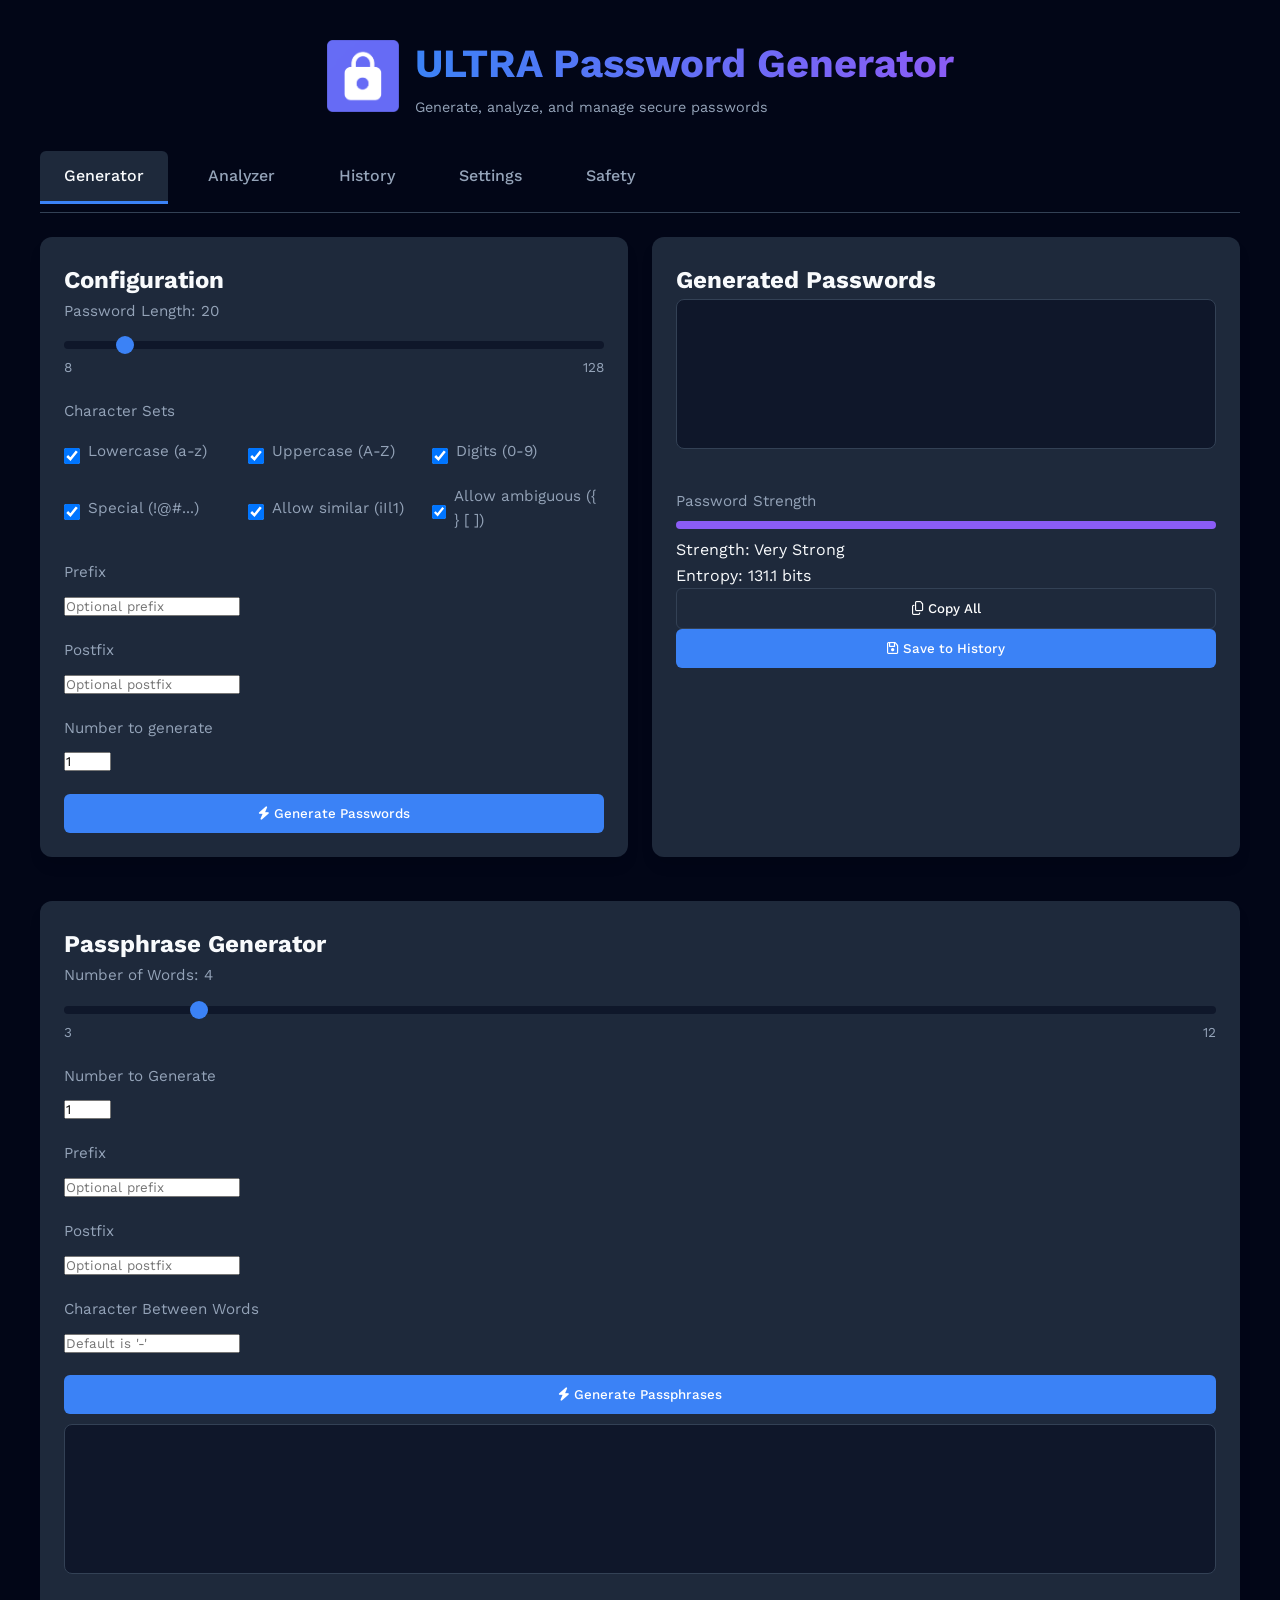
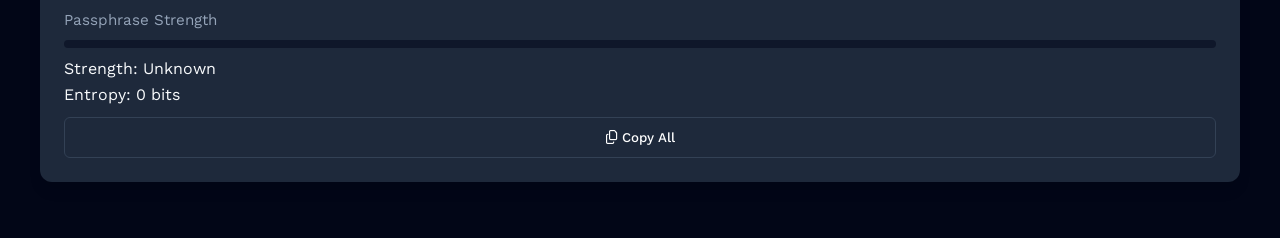
<file: index.html>
<!DOCTYPE html>
<html lang="en">
<head>
    <meta charset="UTF-8">
    <meta name="viewport" content="width=device-width, initial-scale=1.0">
    <link rel="icon" href="icon.png" type="image/png">
    <link rel="preconnect" href="https://fonts.googleapis.com">
    <link rel="preconnect" href="https://fonts.gstatic.com" crossorigin>
    <link href="https://fonts.googleapis.com/css2?family=Work+Sans:ital,wght@0,100..900;1,100..900&display=swap" rel="stylesheet">
    <link rel="preconnect" href="https://fonts.googleapis.com">
    <link rel="preconnect" href="https://fonts.gstatic.com" crossorigin>
    <link href="https://fonts.googleapis.com/css2?family=Manrope:wght@200..800&display=swap" rel="stylesheet">
    <title>Password Generator</title>
    <link rel="stylesheet" href="https://cdnjs.cloudflare.com/ajax/libs/font-awesome/6.4.0/css/all.min.css">
    <style>
        :root {
            --bg-dark: #0f172a;
            --bg-darker: #020617;
            --card-bg: #1e293b;
            --accent: #3b82f6;
            --accent-hover: #2563eb;
            --text-primary: #f8fafc;
            --text-secondary: #94a3b8;
            --success: #10b981;
            --warning: #f59e0b;
            --danger: #ef4444;
            --border: #334155;
        }

        * {
            margin: 0;
            padding: 0;
            box-sizing: border-box;
            font-family: 'Work Sans', system-ui, -apple-system, sans-serif;
        }

        body {
            background: var(--bg-darker);
            color: var(--text-primary);
            min-height: 100vh;
            padding: 2rem;
            line-height: 1.6;
        }

        .container {
            max-width: 1200px;
            margin: 0 auto;
        }

        header {
            text-align: center;
            margin-bottom: 2rem;
        }

        h1 {
            font-size: 2.5rem;
            background: linear-gradient(90deg, var(--accent), #8b5cf6);
            -webkit-background-clip: text;
            background-clip: text;
            color: transparent;
            margin-bottom: 0.5rem;
        }

        .subtitle {
            margin: 0;
            font-size: 0.9em;
            color: #94a3b8;
          }

        .tabs {
            display: flex;
            gap: 1rem;
            margin-bottom: 1.5rem;
            border-bottom: 1px solid var(--border);
            padding-bottom: 0.5rem;
        }

        .tab {
            padding: 0.75rem 1.5rem;
            cursor: pointer;
            border-radius: 6px 6px 0 0;
            font-weight: 500;
            transition: all 0.2s;
            color: var(--text-secondary);
        }

        .tab.active {
            background: var(--card-bg);
            color: var(--text-primary);
            border-bottom: 3px solid var(--accent);
        }

        .tab-content {
            display: none;
        }

        .tab-content.active {
            display: block;
        }

        .card {
            background: var(--card-bg);
            border-radius: 12px;
            padding: 1.5rem;
            margin-bottom: 1.5rem;
            box-shadow: 0 10px 15px -3px rgba(0, 0, 0, 0.1);
        }

        .grid {
            display: grid;
            grid-template-columns: repeat(auto-fit, minmax(300px, 1fr));
            gap: 1.5rem;
        }

        .control-group {
            margin-bottom: 1.25rem;
        }

        label {
            display: block;
            margin-bottom: 0.5rem;
            color: var(--text-secondary);
            font-size: 0.95rem;
        }

        input[type="range"] {
            width: 100%;
            height: 8px;
            background: var(--bg-dark);
            border-radius: 4px;
            -webkit-appearance: none;
            margin-bottom: 0.5rem;
        }

        input[type="range"]::-webkit-slider-thumb {
            -webkit-appearance: none;
            width: 18px;
            height: 18px;
            background: var(--accent);
            border-radius: 50%;
            cursor: pointer;
        }

        .range-labels {
            display: flex;
            justify-content: space-between;
            font-size: 0.85rem;
            color: var(--text-secondary);
        }

        .checkbox-grid {
            display: grid;
            grid-template-columns: repeat(auto-fill, minmax(150px, 1fr));
            gap: 0.75rem;
            margin: 1rem 0;
        }

        .checkbox-item {
            display: flex;
            align-items: center;
            gap: 0.5rem;
        }

        .checkbox-item input {
            width: 16px;
            height: 16px;
        }

        .btn {
            background: var(--accent);
            color: white;
            border: none;
            padding: 0.75rem 1.5rem;
            border-radius: 6px;
            cursor: pointer;
            font-weight: 500;
            transition: all 0.2s;
            display: inline-flex;
            align-items: center;
            gap: 0.5rem;
        }

        .btn:hover {
            background: var(--accent-hover);
            transform: translateY(-2px);
        }

        .btn:active {
            transform: translateY(0);
        }

        .btn-block {
            display: block;
            width: 100%;
            text-align: center;
        }

        .btn-secondary {
            background: var(--card-bg);
            border: 1px solid var(--border);
        }

        .btn-secondary:hover {
            background: var(--bg-dark);
        }

        .safety-textarea {
          width: 100%;
          min-height: 150px;
          background: var(--bg-dark);
          color: var(--text-primary);
          border: 1px solid var(--border);
          border-radius: 8px;
          padding: 1rem;
          font-family: 'Manrope', monospace;
          font-size: 26px; /* Your requested size */
          resize: none;
          margin-bottom: 1rem;
          line-height: 1.6;
          box-sizing: border-box;
          word-wrap: break-word;
          white-space: pre-wrap;
        }
        
        textarea:not(.safety-textarea) {
          width: 100%;
          min-height: 150px;
          background: var(--bg-dark);
          color: var(--text-primary);
          border: 1px solid var(--border);
          border-radius: 8px;
          padding: 1rem;
          font-family: 'Manrope', monospace;
          font-size: 30px;
          resize: none;
          margin-bottom: 1rem;
          line-height: 1.6;
          box-sizing: border-box;
        }

        .password-strength {
            margin-top: 1rem;
        }

        .strength-meter {
            height: 8px;
            background: var(--bg-dark);
            border-radius: 4px;
            overflow: hidden;
            margin: 0.5rem 0;
        }

        .strength-bar {
            height: 100%;
            width: 0%;
            transition: all 0.3s ease;
        }

        .analysis-results {
            margin-top: 1rem;
        }

        .analysis-item {
            display: flex;
            justify-content: space-between;
            padding: 0.5rem 0;
            border-bottom: 1px dashed var(--border);
        }

        .analysis-item:last-child {
            border-bottom: none;
        }

        .badge {
            display: inline-block;
            padding: 0.25rem 0.5rem;
            border-radius: 4px;
            font-size: 0.8rem;
            font-weight: 500;
        }

        .badge-success {
            background: rgba(16, 185, 129, 0.2);
            color: var(--success);
        }

        .badge-warning {
            background: rgba(245, 158, 11, 0.2);
            color: var(--warning);
        }

        .badge-danger {
            background: rgba(239, 68, 68, 0.2);
            color: var(--danger);
        }

        .title-bar {
            display: flex;
            align-items: center;
            justify-content: center;
            gap: 16px;
            text-align: left;
        }

        .password-history {
            max-height: 300px;
            overflow-y: auto;
        }

        .history-item {
            display: flex;
            justify-content: space-between;
            align-items: center;
            padding: 8px;
            border-bottom: 1px solid #ccc;
            flex-wrap: wrap;
        }
        
        .history-item .password {
            flex: 1;
            min-width: 0;
            margin-right: 10px;
            word-break: break-word;
            overflow-wrap: anywhere;
        }
        
        .site-logo {
          max-width: 72px;
          max-height: 72px;
          height: auto;
          width: auto;
        }

        .title-text h1 {
            margin: 0;
          }
        
        .history-item .actions {
            display: flex;
            gap: 6px;
            flex-shrink: 0;
        }

        .tooltip {
            position: relative;
            display: inline-block;
        }

        .tooltip .tooltip-text {
            visibility: hidden;
            width: 200px;
            background: var(--card-bg);
            color: var(--text-primary);
            text-align: center;
            border-radius: 6px;
            padding: 0.5rem;
            position: absolute;
            z-index: 1;
            bottom: 125%;
            left: 50%;
            transform: translateX(-50%);
            opacity: 0;
            transition: opacity 0.3s;
            font-size: 0.85rem;
            border: 1px solid var(--border);
        }

        .tooltip:hover .tooltip-text {
            visibility: visible;
            opacity: 1;
        }

        @media (max-width: 768px) {
            .safety-textarea {
                font-size: 18px !important;
                padding: 12px !important;
            }
              
            textarea:not(.safety-textarea) {
                font-size: 24px !important;
            }
            .grid {
                grid-template-columns: 1fr;
            }
    
            .tabs {
                overflow-x: auto;
                padding-bottom: 0;
            }
            .title-bar {
                flex-direction: column;
                text-align: center;
            }
        }
    </style>
</head>
<body>
    <div class="container">
        <header class="site-header">
            <div class="title-bar">
              <img src="icon.png" alt="Site Logo" class="site-logo">
              <div class="title-text">
                <h1>ULTRA Password Generator</h1>
                <p class="subtitle">Generate, analyze, and manage secure passwords</p>
              </div>
            </div>
          </header>

        <div class="tabs">
            <div class="tab active" data-tab="generator">Generator</div>
            <div class="tab" data-tab="analyzer">Analyzer</div>
            <div class="tab" data-tab="history">History</div>
            <div class="tab" data-tab="settings">Settings</div>
            <div class="tab" data-tab="safety">Safety</div>
        </div>

        <div id="generator" class="tab-content active">
            <div class="grid">
                <div class="card">
                    <h2>Configuration</h2>
                    <div class="control-group">
                        <label for="length">Password Length: <span id="length-value">20</span></label>
                        <input type="range" id="length" min="8" max="128" value="20">
                        <div class="range-labels">
                            <span>8</span>
                            <span>128</span>
                        </div>
                    </div>

                    <div class="control-group">
                        <label>Character Sets</label>
                        <div class="checkbox-grid">
                            <div class="checkbox-item">
                                <input type="checkbox" id="lowercase" checked>
                                <label for="lowercase">Lowercase (a-z)</label>
                            </div>
                            <div class="checkbox-item">
                                <input type="checkbox" id="uppercase" checked>
                                <label for="uppercase">Uppercase (A-Z)</label>
                            </div>
                            <div class="checkbox-item">
                                <input type="checkbox" id="digits" checked>
                                <label for="digits">Digits (0-9)</label>
                            </div>
                            <div class="checkbox-item">
                                <input type="checkbox" id="special" checked>
                                <label for="special">Special (!@#...)</label>
                            </div>
                            <div class="checkbox-item">
                                <input type="checkbox" id="similar" checked>
                                <label for="similar">Allow similar (iIl1)</label>
                            </div>
                            <div class="checkbox-item">
                                <input type="checkbox" id="ambiguous" checked>
                                <label for="ambiguous">Allow ambiguous ({ } [ ])</label>
                            </div>
                        </div>
                    </div>

                    <div class="control-group">
                        <label for="prefix">Prefix</label>
                        <input type="text" id="prefix" placeholder="Optional prefix">
                    </div>

                    <div class="control-group">
                        <label for="postfix">Postfix</label>
                        <input type="text" id="postfix" placeholder="Optional postfix">
                    </div>

                    <div class="control-group">
                        <label for="num-passwords">Number to generate</label>
                        <input type="number" id="num-passwords" min="1" max="10" value="1">
                    </div>

                    <button id="generate-btn" class="btn btn-block">
                        <i class="fas fa-bolt"></i> Generate Passwords
                    </button>
                </div>

                <div class="card">
                    <h2>Generated Passwords</h2>
                    <textarea id="output" readonly style="font-size: 20px;"></textarea>

                    <div class="password-strength">
                        <label>Password Strength</label>
                        <div class="strength-meter">
                            <div class="strength-bar" id="strength-bar"></div>
                        </div>
                        <div id="strength-text">Strength: Unknown</div>
                        <div id="entropy">Entropy: 0 bits</div>
                    </div>

                    <button id="copy-btn" class="btn btn-block btn-secondary">
                        <i class="far fa-copy"></i> Copy All
                    </button>
                    <button id="save-btn" class="btn btn-block">
                        <i class="far fa-save"></i> Save to History
                    </button>
                </div>
            </div>
            <div class="card" style="margin-top: 20px;">
              <h2>Passphrase Generator</h2>
              <div class="control-group">
                <label for="passphrase-length">Number of Words: <span id="passphrase-length-value">4</span></label>
                <input type="range" id="passphrase-length" min="3" max="12" value="4">
                <div class="range-labels">
                  <span>3</span>
                  <span>12</span>
                </div>
              </div>
            
              <div class="control-group">
                <label for="num-passphrases">Number to Generate</label>
                <input type="number" id="num-passphrases" min="1" max="10" value="1">
              </div>
            
              <div class="control-group">
                <label for="prefix-phrase">Prefix</label>
                <input type="text" id="prefix-phrase" placeholder="Optional prefix">
              </div>
            
              <div class="control-group">
                <label for="postfix-phrase">Postfix</label>
                <input type="text" id="postfix-phrase" placeholder="Optional postfix">
              </div>
                
              <div class="control-group">
                <label for="character-between-phrase">Character Between Words</label>
                <input type="text" id="character-between-phrase" placeholder="Default is '-'">
              </div>
            
              <button id="generate-passphrase-btn" class="btn btn-block">
                <i class="fas fa-bolt"></i> Generate Passphrases
              </button>
            
              <textarea id="output-passphrases" readonly style="font-size: 20px; margin-top: 10px; height: 150px;"></textarea>
            
              <div class="password-strength" style="margin-top: 10px;">
                <label>Passphrase Strength</label>
                <div class="strength-meter">
                  <div class="strength-bar" id="strength-bar-passphrase"></div>
                </div>
                <div id="strength-text-passphrase">Strength: Unknown</div>
                <div id="entropy-passphrase">Entropy: 0 bits</div>
              </div>
            
              <button id="copy-passphrase-btn" class="btn btn-block btn-secondary" style="margin-top: 10px;">
                <i class="far fa-copy"></i> Copy All
              </button>
            </div>
        </div>

        <div id="analyzer" class="tab-content">
            <div class="grid">
                <div class="card">
                    <h2>Password Analysis</h2>
                    <textarea id="analyze-input" placeholder="Paste a password to analyze" style="font-size: 20px;"></textarea>
                    <button id="analyze-btn" class="btn btn-block">
                        <i class="fas fa-search"></i> Analyze Password
                    </button>
                </div>

                <div class="card">
                    <h2>Analysis Results</h2>
                    <div id="analysis-results" class="analysis-results">
                        <p>No password analyzed yet. Enter a password in the analyzer to see detailed information.</p>
                    </div>
                </div>
            </div>
        </div>

        <div id="history" class="tab-content">
            <div class="card">
                <h2>Password History</h2>
                <div class="password-history" id="password-history">
                    <p>No passwords saved yet. Generate and save passwords to view them here.</p>
                </div>
                <button id="clear-history" class="btn btn-block btn-secondary">
                    <i class="fas fa-trash"></i> Clear History
                </button>
                <button id="export-history" class="btn btn-block btn-primary">
                    <i class="fas fa-download"></i> Export History
                </button>
            </div>
        </div>

        <div id="settings" class="tab-content">
            <div class="card">
                <h2>Settings</h2>
                <div class="control-group">
                    <label for="theme">Theme</label>
                    <select id="theme" class="btn btn-block">
                        <option value="dark">Dark</option>
                        <option value="light">Light (WIP)</option>
                        <option value="oled">OLED Black (WIP)</option>
                    </select>
                    <small class="text-warning">Note: Light and OLED Black themes are currently a work in progress.</small>
                </div>

                <div class="control-group">
                    <label for="default-length">Default Password Length</label>
                    <input type="range" id="default-length" min="8" max="128" value="20">
                    <div class="range-labels">
                        <span>8</span>
                        <span>128</span>
                    </div>
                </div>

                <div class="control-group">
                    <label for="auto-copy">Auto-copy on generate</label>
                    <input type="checkbox" id="auto-copy">
                </div>

                <div class="control-group">
                    <label for="auto-save">Auto-save to history</label>
                    <input type="checkbox" id="auto-save">
                </div>

                <button id="export-settings" class="btn btn-block btn-secondary">
                    <i class="fas fa-file-export"></i> Export Settings
                </button>
                <button id="import-settings" class="btn btn-block">
                    <i class="fas fa-file-import"></i> Import Settings
                </button>
            </div>
        </div>
    </div>

    <div id="safety" class="tab-content">
        <div class="card">
            <h2>Safety</h2>

            <div class="control-group">
                <label for="tip1"><strong>Password Tip #1</strong></label>
                <textarea id="tip1" class="safety-textarea" rows="5" readonly>
Strong passwords mix uppercase, lowercase, numbers, and symbols. Avoid simple patterns like "12345" or "password". Aim for at least 12 characters in length. The more random your combination, the harder it is to crack. Special characters like @#$% can significantly increase security.
                </textarea>
            </div>

            <div class="control-group">
                <label for="tip2"><strong>Password Tip #2</strong></label>
                <textarea id="tip2" class="safety-textarea" rows="5" readonly>
Never use personal information like birthdays or pet names. Hackers can easily find these details online. Avoid dictionary words and common phrases. Instead, create random combinations unrelated to your life. Consider using the first letters of a memorable sentence.
                </textarea>
            </div>

            <div class="control-group">
                <label for="tip3"><strong>Password Tip #3</strong></label>
                <textarea id="tip3" class="safety-textarea" rows="5" readonly>
Reusing passwords puts all accounts at risk. Data breaches often expose passwords used on multiple sites. Password managers generate and store unique passwords securely. They encrypt your data and only require remembering one master password. Popular options include LastPass, Bitwarden, and 1Password.
                </textarea>
            </div>

            <div class="control-group">
                <label for="tip4"><strong>Password Tip #4</strong></label>
                <textarea id="tip4" class="safety-textarea" rows="5" readonly>
Two-factor authentication (2FA) adds crucial extra protection. Even with your password, hackers would need your phone or biometrics. Use authenticator apps instead of SMS when possible. Enable 2FA especially for email and financial accounts. Many services offer this in their security settings. Some recomendations for authenticator apps are: Google Authenticator, Microsoft Authenticator, Authy, Raivo OTP (iOS only), or Aegis Authenticator (Android only)
                </textarea>
            </div>

            <div class="control-group">
                <label for="tip5"><strong>Password Tip #5</strong></label>
                <textarea id="tip5" class="safety-textarea" rows="5" readonly>
Update important passwords every 3-6 months. Focus first on banking, email, and work accounts. Don't just increment numbers (Password1 to Password2). Create completely new passwords each time. Password managers can track when you last changed each password.
                </textarea>
            </div>

            <div class="control-group">
                <label for="tip6"><strong>Password Tip #6</strong></label>
                <textarea id="tip6" class="safety-textarea" rows="5" readonly>
Phishing scams try to trick you into revealing passwords. Check sender addresses carefully in suspicious emails. Never click "password reset" links you didn't request. Legitimate companies won't ask for passwords via email. When in doubt, visit websites directly instead of clicking links.
                </textarea>
            </div>

            <div class="control-group">
                <label for="tip7"><strong>Password Tip #7</strong></label>
                <textarea id="tip7" class="safety-textarea" rows="5" readonly>
Passphrases combine multiple random words for better security. They're longer but easier to remember than complex characters. Choose 4-6 unrelated words (correct-horse-battery-staple). Add numbers/symbols between words for extra strength. Ensure it's at least 15 characters total.
                </textarea>
            </div>
        </div>
    </div>

    <script>

        let wordsList = [];
        async function loadWords() {
          try {
            const response = await fetch('/words.json');
            if (!response.ok) throw new Error('Failed to load words.json');
            const data = await response.json();
            wordsList = data.words;
            console.log(`Loaded ${wordsList.length} words.`);
          } catch (error) {
            console.error('Error loading words:', error);
          }
        }
        
        const tabElements = document.querySelectorAll('.tab');
        const tabContents = document.querySelectorAll('.tab-content');
        const lengthSlider = document.getElementById('length');
        const lengthValue = document.getElementById('length-value');
        const lowercaseCheck = document.getElementById('lowercase');
        const uppercaseCheck = document.getElementById('uppercase');
        const digitsCheck = document.getElementById('digits');
        const specialCheck = document.getElementById('special');
        const similarCheck = document.getElementById('similar');
        const ambiguousCheck = document.getElementById('ambiguous');
        const prefixInput = document.getElementById('prefix');
        const postfixInput = document.getElementById('postfix');
        const numPasswordsInput = document.getElementById('num-passwords');
        const generateBtn = document.getElementById('generate-btn');
        const copyBtn = document.getElementById('copy-btn');
        const saveBtn = document.getElementById('save-btn');
        const outputArea = document.getElementById('output');
        const strengthBar = document.getElementById('strength-bar');
        const strengthText = document.getElementById('strength-text');
        const entropyText = document.getElementById('entropy');
        const analyzeInput = document.getElementById('analyze-input');
        const analyzeBtn = document.getElementById('analyze-btn');
        const analysisResults = document.getElementById('analysis-results');
        const passwordHistory = document.getElementById('password-history');
        const clearHistoryBtn = document.getElementById('clear-history');
        const themeSelect = document.getElementById('theme');
        const defaultLength = document.getElementById('default-length');
        const autoCopyCheck = document.getElementById('auto-copy');
        const autoSaveCheck = document.getElementById('auto-save');
        const exportSettingsBtn = document.getElementById('export-settings');
        const importSettingsBtn = document.getElementById('import-settings');
        const passphraseLengthInput = document.getElementById('passphrase-length');
        const passphraseLengthDisplay = document.getElementById('passphrase-length-value');
        const passphraseCountInput = document.getElementById('num-passphrases');
        const passphrasePrefixInput = document.getElementById('prefix-phrase');
        const passphrasePostfixInput = document.getElementById('postfix-phrase');
        const generatePassphraseButton = document.getElementById('generate-passphrase-btn');
        const passphraseOutputBox = document.getElementById('output-passphrases');
        const passphraseStrengthBar = document.getElementById('strength-bar-passphrase');
        const passphraseStrengthText = document.getElementById('strength-text-passphrase');
        const passphraseEntropyDisplay = document.getElementById('entropy-passphrase');
        const copyPassphraseButton = document.getElementById('copy-passphrase-btn');
        let isLoadingHistory = false;

        tabElements.forEach(tab => {
            tab.addEventListener('click', () => {
                tabElements.forEach(t => t.classList.remove('active'));
                tabContents.forEach(c => c.classList.remove('active'));

                tab.classList.add('active');
                document.getElementById(tab.dataset.tab).classList.add('active');
            });
        });

        passphraseLengthInput.addEventListener('input', () => {
          passphraseLengthDisplay.textContent = passphraseLengthInput.value;
        });


        lengthSlider.addEventListener('input', function() {
            lengthValue.textContent = this.value;
            updateStrengthBar();
        });

        [lowercaseCheck, uppercaseCheck, digitsCheck, specialCheck, similarCheck, ambiguousCheck].forEach(checkbox => {
            checkbox.addEventListener('change', updateStrengthBar);
        });

        generateBtn.addEventListener('click', generatePasswords);

        copyBtn.addEventListener('click', function() {
            if (outputArea.value) {
                navigator.clipboard.writeText(outputArea.value)
                    .then(() => showTooltip(copyBtn, 'Copied to clipboard!'))
                    .catch(err => alert('Failed to copy: ' + err));
            } else {
                showTooltip(copyBtn, 'Generate passwords first!');
            }
        });

        saveBtn.addEventListener('click', saveToHistory);

        analyzeBtn.addEventListener('click', analyzePassword);

        clearHistoryBtn.addEventListener('click', clearHistory);

        themeSelect.addEventListener('change', changeTheme);

        exportSettingsBtn.addEventListener('click', exportSettings);
        importSettingsBtn.addEventListener('click', importSettings);

        loadSettings();
        loadHistory();
        updateStrengthBar();
        loadWords();

        numPasswordsInput.addEventListener('input', () => {
            let value = parseInt(input.value, 10);
        
            if (isNaN(value)) {
              input.value = 1;
            } else if (value < 1) {
              input.value = 1;
            } else if (value > 10) {
              input.value = 10;
            }
        });


        function generatePassphrase(numWords) {
          if (!wordsList.length) return 'Word list not loaded!';
          let phrase = [];
          const characterInput = document.getElementById('character-between-phrase');
          const separator = characterInput?.value || '-';
        
          for (let i = 0; i < numWords; i++) {
            const randomWord = wordsList[Math.floor(Math.random() * wordsList.length)];
            phrase.push(randomWord);
          }
        
          return phrase.join(separator);
        }
        
        function calculateEntropy_phrases(numWords) {
          return (Math.log2(wordsList.length) * numWords).toFixed(2);
        }

        generatePassphraseButton.addEventListener('click', () => {
          const numWords = parseInt(passphraseLengthInput.value, 10);
          const numPassphrases = parseInt(passphraseCountInput.value, 10);
          const prefix = passphrasePrefixInput.value.trim();
          const postfix = passphrasePostfixInput.value.trim();
        
          if (wordsList.length === 0) {
            showTooltip(generatePassphraseButton, 'Word list not loaded yet!');
            return;
          }
        
          if (numWords < 3 || numWords > 12) {
            showTooltip(passphraseLengthInput, 'Number of words must be between 3 and 12');
            return;
          }
        
          if (numPassphrases < 1 || numPassphrases > 10) {
            showTooltip(passphraseCountInput, 'Number to generate must be between 1 and 10');
            return;
          }
        
          const results = [];
          for (let i = 0; i < numPassphrases; i++) {
            let phrase = generatePassphrase(numWords);
            if (prefix) phrase = prefix + phrase;
            if (postfix) phrase = phrase + postfix;
            results.push(phrase);
          }
        
          passphraseOutputBox.value = results.join('\n');
        
          const entropyVal = calculateEntropy_phrases(numWords);
          const maxEntropy = 12 * Math.log2(wordsList.length);
          const strengthPercent = Math.min(100, (entropyVal / maxEntropy) * 100);
        
          passphraseStrengthBar.style.width = strengthPercent + '%';
        
          let strengthLabel = 'Weak';
          if (strengthPercent > 80) strengthLabel = 'Very Strong';
          else if (strengthPercent > 60) strengthLabel = 'Strong';
          else if (strengthPercent > 40) strengthLabel = 'Moderate';
          else if (strengthPercent > 20) strengthLabel = 'Weak';
        
          passphraseStrengthText.textContent = 'Strength: ' + strengthLabel;
          passphraseEntropyDisplay.textContent = `Entropy: ${entropyVal} bits`;
        
          showTooltip(generatePassphraseButton, 'Passphrases generated!');
        });

        copyPassphraseButton.addEventListener('click', () => {
          if (!passphraseOutputBox.value) {
            showTooltip(copyPassphraseButton, 'Nothing to copy!');
            return;
          }
        
          passphraseOutputBox.select();
          passphraseOutputBox.setSelectionRange(0, 99999);
        
          try {
            document.execCommand('copy');
            showTooltip(copyPassphraseButton, 'Copied!');
          } catch (err) {
            showTooltip(copyPassphraseButton, 'Copy failed!');
          }
        
          window.getSelection().removeAllRanges();
        });

        async function checkPasswordBreach(password) {
            const encoder = new TextEncoder();
            const data = encoder.encode(password);
            const hashBuffer = await crypto.subtle.digest("SHA-1", data);
            const hashArray = Array.from(new Uint8Array(hashBuffer));
            const hashHex = hashArray.map(b => b.toString(16).padStart(2, '0')).join('').toUpperCase();
        
            const prefix = hashHex.slice(0, 5);
            const suffix = hashHex.slice(5);
        
            const response = await fetch(`https://api.pwnedpasswords.com/range/${prefix}`);
            const text = await response.text();
            const lines = text.split("\n");
        
            for (const line of lines) {
                const [lineSuffix, count] = line.split(":");
                if (lineSuffix === suffix) {
                    return parseInt(count);
                }
            }
        
            return 0;
        }

        function estimateCrackTime(entropy) {
            const guesses = 4.4 ** entropy;
            const guessesPerSecond = 1e7;
            const seconds = guesses / guessesPerSecond;
        
            if (seconds < 60) return `${seconds.toFixed(2)} seconds`;
            if (seconds < 3600) return `${(seconds / 60).toFixed(2)} minutes`;
            if (seconds < 86400) return `${(seconds / 3600).toFixed(2)} hours`;
            if (seconds < 31536000) return `${(seconds / 86400).toFixed(2)} days`;
            if (seconds < 3.15e8) return `${(seconds / 2.628e6).toFixed(2)} months`;
            return `${(seconds / 3.154e7).toFixed(2)} years`;
        }

        
        function updateStrengthBar() {
            const length = parseInt(lengthSlider.value);

            let charSet = 0;
            const similarChars = "il1Lo0O";
            const ambiguousChars = "{}[]()/\\'\"`~,;:.<>";

            if (lowercaseCheck.checked) charSet += 26;
            if (uppercaseCheck.checked) charSet += 26;
            if (digitsCheck.checked) charSet += 10;
            if (specialCheck.checked) charSet += 32;

            if (!similarCheck.checked) charSet -= countUnique(similarChars);
            if (!ambiguousCheck.checked) charSet -= countUnique(ambiguousChars);

            charSet = Math.max(1, charSet);

            const entropy = length * Math.log2(charSet);
            entropyText.textContent = `Entropy: ${entropy.toFixed(1)} bits`;

            const strengthPercent = Math.min(100, (entropy / 128) * 100);
            strengthBar.style.width = strengthPercent + '%';

            let strength, color;
            if (entropy < 28) {
                strength = "Very Weak";
                color = "#dc2626"; 
            } else if (entropy < 40) {
                strength = "Weak";
                color = "#f97316"; 
            } else if (entropy < 60) {
                strength = "Fair";
                color = "#eab308"; 
            } else if (entropy < 80) {
                strength = "Good";
                color = "#10b981"; 
            } else if (entropy < 100) {
                strength = "Strong";
                color = "#3b82f6"; 
            } else {
                strength = "Very Strong";
                color = "#8b5cf6"; 
            }

            strengthText.textContent = `Strength: ${strength}`;
            strengthBar.style.backgroundColor = color;
        }

        function countUnique(str) {
            return new Set(str.split('')).size;
        }

        function generatePasswords() {
            const length = parseInt(lengthSlider.value);
            const num = parseInt(numPasswordsInput.value);
            const prefix = prefixInput.value;
            const postfix = postfixInput.value;

            let lowercase = lowercaseCheck.checked ? 'abcdefghijklmnopqrstuvwxyz' : '';
            let uppercase = uppercaseCheck.checked ? 'ABCDEFGHIJKLMNOPQRSTUVWXYZ' : '';
            let digits = digitsCheck.checked ? '0123456789' : '';
            let special = specialCheck.checked ? '!@#$%^&*()_-+=<>?/[]{}|' : '';

            if (!similarCheck.checked) {
                lowercase = lowercase.replace(/[il1]/g, '');
                uppercase = uppercase.replace(/[IL]/g, '');
                digits = digits.replace(/[01]/g, '');
            }

            if (!ambiguousCheck.checked) {
                special = special.replace(/[{}[\]()\/\\'"`~,;:.<>]/g, '');
            }

            const chars = lowercase + uppercase + digits + special;

            if (!chars) {
                showTooltip(generateBtn, 'No character set selected!');
                return;
            }

            const passwords = [];
            for (let i = 0; i < num; i++) {

                const coreLength = Math.max(1, length - prefix.length - postfix.length);

                let passwordParts = [];
                if (lowercase) passwordParts.push(getRandomChar(lowercase));
                if (uppercase) passwordParts.push(getRandomChar(uppercase));
                if (digits) passwordParts.push(getRandomChar(digits));
                if (special) passwordParts.push(getRandomChar(special));

                const remainingLength = coreLength - passwordParts.length;
                if (remainingLength > 0) {
                    for (let j = 0; j < remainingLength; j++) {
                        passwordParts.push(getRandomChar(chars));
                    }
                }

                passwordParts = shuffleArray(passwordParts);

                passwords.push(prefix + passwordParts.join('') + postfix);
            }

            outputArea.value = passwords.join('\n');

            updateStrengthBar();

            if (autoCopyCheck.checked) {
                navigator.clipboard.writeText(outputArea.value)
                    .then(() => showTooltip(copyBtn, 'Auto-copied to clipboard!'))
                    .catch(err => console.error('Failed to auto-copy:', err));
            }

            if (autoSaveCheck.checked) {
                saveToHistory();
            }
        }

        async function analyzePassword() {
            const password = analyzeInput.value.trim();
            if (!password) {
                analysisResults.innerHTML = '<p class="text-warning">Please enter a password to analyze</p>';
                return;
            }
        
            const charSet = getCharacterSetSize(password);
            const entropy = password.length * Math.log2(charSet);
        
            const hasLower = /[a-z]/.test(password);
            const hasUpper = /[A-Z]/.test(password);
            const hasDigit = /\d/.test(password);
            const hasSpecial = /[^a-zA-Z0-9]/.test(password);
            const crackTime = estimateCrackTime(entropy);
            const isCommon = checkCommonPassword(password);
            const breachCount = await checkPasswordBreach(password);
        
            let html = `
                <div class="analysis-item">
                    <span>Length:</span>
                    <span class="badge ${password.length >= 12 ? 'badge-success' : password.length >= 8 ? 'badge-warning' : 'badge-danger'}">
                        ${password.length} characters
                    </span>
                </div>
                <div class="analysis-item">
                    <span>Character variety:</span>
                    <span class="badge ${charSet > 60 ? 'badge-success' : charSet > 30 ? 'badge-warning' : 'badge-danger'}">
                        ${Math.round(charSet)} unique characters
                    </span>
                </div>
                <div class="analysis-item">
                    <span>Estimated entropy:</span>
                    <span class="badge ${entropy > 80 ? 'badge-success' : entropy > 50 ? 'badge-warning' : 'badge-danger'}">
                        ${entropy.toFixed(1)} bits
                    </span>
                </div>
                <div class="analysis-item">
                    <span>Contains lowercase:</span>
                    <span class="badge ${hasLower ? 'badge-success' : 'badge-warning'}">
                        ${hasLower ? 'Yes' : 'No'}
                    </span>
                </div>
                <div class="analysis-item">
                    <span>Contains uppercase:</span>
                    <span class="badge ${hasUpper ? 'badge-success' : 'badge-warning'}">
                        ${hasUpper ? 'Yes' : 'No'}
                    </span>
                </div>
                <div class="analysis-item">
                    <span>Contains digits:</span>
                    <span class="badge ${hasDigit ? 'badge-success' : 'badge-warning'}">
                        ${hasDigit ? 'Yes' : 'No'}
                    </span>
                </div>
                <div class="analysis-item">
                    <span>Contains special chars:</span>
                    <span class="badge ${hasSpecial ? 'badge-success' : 'badge-warning'}">
                        ${hasSpecial ? 'Yes' : 'No'}
                    </span>
                </div>
                <div class="analysis-item">
                    <span>Estimated crack time:</span>
                    <span class="badge ${entropy > 80 ? 'badge-success' : entropy > 50 ? 'badge-warning' : 'badge-danger'}">
                        ${crackTime}
                    </span>
                </div>
                <div class="analysis-item">
                    <span>Common password:</span>
                    <span class="badge ${isCommon ? 'badge-danger' : 'badge-success'}">
                        ${isCommon ? 'Yes (high risk)' : 'No'}
                    </span>
                </div>
                <div class="analysis-item">
                    <span>Known breach count:</span>
                    <span class="badge ${breachCount > 0 ? 'badge-danger' : 'badge-success'}">
                        ${breachCount > 0 ? breachCount + ' times' : 'Not found'}
                    </span>
                </div>
            `;
        
            analysisResults.innerHTML = html;
        }


        function saveToHistory() {
            if (isLoadingHistory) return;
        
            const passwords = outputArea.value.trim();
            if (!passwords) {
                showTooltip(saveBtn, 'Generate passwords first!');
                return;
            }
        
            const history = JSON.parse(localStorage.getItem('passwordHistory') || '[]');
            const newEntries = passwords.split('\n').map(pwd => ({
                password: pwd,
                timestamp: new Date().toISOString(),
                strength: strengthText.textContent.replace('Strength: ', ''),
                entropy: entropyText.textContent.replace('Entropy: ', '')
            }));
        
            const updatedHistory = [...history, ...newEntries].slice(-50);
            localStorage.setItem('passwordHistory', JSON.stringify(updatedHistory));
        
            loadHistory();
            showTooltip(saveBtn, 'Saved to history!');
        }

        
        function loadHistory() {
            if (isLoadingHistory) return;
            isLoadingHistory = true;
        
            requestAnimationFrame(() => {
                const history = JSON.parse(localStorage.getItem('passwordHistory') || '[]');
                const container = document.getElementById('password-history');
        
                if (!container) {
                    console.error('Missing #password-history element.');
                    isLoadingHistory = false;
                    return;
                }
        
                container.innerHTML = '';
        
                if (history.length === 0) {
                    container.innerHTML = '<p>No passwords saved yet. Generate and save passwords to view them here.</p>';
                    isLoadingHistory = false;
                    return;
                }
        
                history.forEach((entry, index) => {
                    const item = document.createElement('div');
                    item.className = 'history-item';
                    item.innerHTML = `
                        <div class="password">${entry.password}</div>
                        <div class="actions">
                            <button class="btn btn-secondary copy-history" data-index="${index}">
                                <i class="far fa-copy"></i>
                            </button>
                            <button class="btn btn-secondary delete-history" data-index="${index}">
                                <i class="far fa-trash-alt"></i>
                            </button>
                        </div>
                    `;
                    container.appendChild(item);
                });
        
                container.querySelectorAll('.copy-history').forEach(btn => {
                    btn.addEventListener('click', function () {
                        const index = this.dataset.index;
                        const history = JSON.parse(localStorage.getItem('passwordHistory'));
                        navigator.clipboard.writeText(history[index].password)
                            .then(() => showTooltip(btn, 'Copied to clipboard!'))
                            .catch(err => console.error('Failed to copy:', err));
                    });
                });
        
                container.querySelectorAll('.delete-history').forEach(btn => {
                    btn.addEventListener('click', function () {
                        const index = this.dataset.index;
                        const history = JSON.parse(localStorage.getItem('passwordHistory'));
                        history.splice(index, 1);
                        localStorage.setItem('passwordHistory', JSON.stringify(history));
                        loadHistory();
                    });
                });
        
                isLoadingHistory = false;
            });
        }


        function clearHistory() {
            localStorage.removeItem('passwordHistory');
            loadHistory();
            showTooltip(clearHistoryBtn, 'History cleared!');
        }

        function changeTheme() {

            showTooltip(themeSelect, 'Theme changed!');
        }

        function exportSettings() {
            const settings = {
                length: lengthSlider.value,
                lowercase: lowercaseCheck.checked,
                uppercase: uppercaseCheck.checked,
                digits: digitsCheck.checked,
                special: specialCheck.checked,
                similar: similarCheck.checked,
                ambiguous: ambiguousCheck.checked,
                prefix: prefixInput.value,
                postfix: postfixInput.value,
                numPasswords: numPasswordsInput.value,
                autoCopy: autoCopyCheck.checked,
                autoSave: autoSaveCheck.checked,
                theme: themeSelect.value
            };

            const data = JSON.stringify(settings, null, 2);
            const blob = new Blob([data], { type: 'application/json' });
            const url = URL.createObjectURL(blob);

            const a = document.createElement('a');
            a.href = url;
            a.download = 'password-generator-settings.json';
            a.click();

            URL.revokeObjectURL(url);
            showTooltip(exportSettingsBtn, 'Settings exported!');
        }

        function importSettings() {
            const input = document.createElement('input');
            input.type = 'file';
            input.accept = '.json';

            input.onchange = e => {
                const file = e.target.files[0];
                const reader = new FileReader();

                reader.onload = event => {
                    try {
                        const settings = JSON.parse(event.target.result);

                        lengthSlider.value = settings.length;
                        lengthValue.textContent = settings.length;
                        lowercaseCheck.checked = settings.lowercase;
                        uppercaseCheck.checked = settings.uppercase;
                        digitsCheck.checked = settings.digits;
                        specialCheck.checked = settings.special;
                        similarCheck.checked = settings.similar;
                        ambiguousCheck.checked = settings.ambiguous;
                        prefixInput.value = settings.prefix;
                        postfixInput.value = settings.postfix;
                        numPasswordsInput.value = settings.numPasswords;
                        autoCopyCheck.checked = settings.autoCopy;
                        autoSaveCheck.checked = settings.autoSave;
                        themeSelect.value = settings.theme;

                        updateStrengthBar();
                        showTooltip(importSettingsBtn, 'Settings imported!');
                    } catch (err) {
                        showTooltip(importSettingsBtn, 'Invalid settings file!');
                        console.error('Error importing settings:', err);
                    }
                };

                reader.readAsText(file);
            };

            input.click();
        }

        function loadSettings() {
            const settings = JSON.parse(localStorage.getItem('generatorSettings')) || {};

            if (settings.length) lengthSlider.value = settings.length;
            if (settings.lowercase !== undefined) lowercaseCheck.checked = settings.lowercase;
            if (settings.uppercase !== undefined) uppercaseCheck.checked = settings.uppercase;
            if (settings.digits !== undefined) digitsCheck.checked = settings.digits;
            if (settings.special !== undefined) specialCheck.checked = settings.special;
            if (settings.similar !== undefined) similarCheck.checked = settings.similar;
            if (settings.ambiguous !== undefined) ambiguousCheck.checked = settings.ambiguous;
            if (settings.prefix !== undefined) prefixInput.value = settings.prefix;
            if (settings.postfix !== undefined) postfixInput.value = settings.postfix;
            if (settings.numPasswords !== undefined) numPasswordsInput.value = settings.numPasswords;
            if (settings.autoCopy !== undefined) autoCopyCheck.checked = settings.autoCopy;
            if (settings.autoSave !== undefined) autoSaveCheck.checked = settings.autoSave;
            if (settings.theme) themeSelect.value = settings.theme;

            lengthValue.textContent = lengthSlider.value;
            updateStrengthBar();
        }

        function saveSettings() {
            const settings = {
                length: lengthSlider.value,
                lowercase: lowercaseCheck.checked,
                uppercase: uppercaseCheck.checked,
                digits: digitsCheck.checked,
                special: specialCheck.checked,
                similar: similarCheck.checked,
                ambiguous: ambiguousCheck.checked,
                prefix: prefixInput.value,
                postfix: postfixInput.value,
                numPasswords: numPasswordsInput.value,
                autoCopy: autoCopyCheck.checked,
                autoSave: autoSaveCheck.checked,
                theme: themeSelect.value
            };

            localStorage.setItem('generatorSettings', JSON.stringify(settings));
        }

        function getRandomChar(str) {
            return str[Math.floor(Math.random() * str.length)];
        }

        function shuffleArray(array) {
            for (let i = array.length - 1; i > 0; i--) {
                const j = Math.floor(Math.random() * (i + 1));
                [array[i], array[j]] = [array[j], array[i]];
            }
            return array;
        }

        function getCharacterSetSize(password) {
            const uniqueChars = new Set(password.split(''));
            return uniqueChars.size;
        }

        function checkCommonPassword(password) {
            const common = [
                '123456', 'password', '123456789', '12345678', '12345', '111111', '1234567', 'sunshine', 'qwerty', 'iloveyou',
                'princess', 'admin', 'welcome', '666666', 'abc123', 'football', '123123', 'monkey', '654321', '!@#$%^&*',
                'charlie', 'aa123456', 'donald', 'password1', 'qwerty123', 'zxcvbnm', '1q2w3e4r', 'dragon', 'master', 'hello',
                'freedom', 'whatever', 'qazwsx', 'trustno1', 'letmein', '123qwe', 'baseball', 'superman', 'michael', '696969',
                'batman', 'jordan', 'harley', 'buster', 'thomas', 'tigger', 'robert', 'soccer', 'killer', 'hockey', 'george',
                'andrew', 'joshua', 'cheese', 'pepper', 'internet', 'summer', 'ginger', 'cookie', 'shadow', 'pepper', 'silver',
                'merlin', 'michelle', 'corvette', 'bigdog', 'gandalf', 'asdfgh', 'starwars', 'matrix', 'computer', 'blahblah',
                'pokemon', 'naruto', 'spiderman', 'batman123', 'passw0rd', 'hello123', 'monkey123', 'mustang', 'lovely',
                'secret', 'flower', 'ashley', 'bailey', 'qwertyuiop', 'daniel', 'maggie', 'buster', 'william', 'snoopy',
                'carlos', 'gabriel', 'madison', 'nicole', 'jesus', 'hannah', 'samantha', 'andrea', 'london', 'paris', '777777',
                'welcome1', 'password123', 'abc123456', 'monkey1', '1qaz2wsx', '123abc', '987654321', 'qwe123', 'qweasd',
                'qweqwe', '11111111', '121212', '000000', '1234567890', 'asdf1234', 'pass1234', 'root', 'admin123', '123321',
                '112233', '102030', '232323', '445566', 'password!', 'qwerty1', '1q2w3e', 'zaq1zaq1', '1g2w3e4r', '321321',
                '456789', 'password2', 'asdfasdf', 'a1b2c3', 'pass123', 'loveme', '123', '6969', 'q1w2e3r4', '1a2b3c',
                'asdf', 'super', '1password', 'samsung', 'playboy', 'ninja', 'trustme', 'killer123', 'batman1', 'pokemon123',
                '123456a', 'abc12345', 'myspace1', 'firebird', 'password4', 'test123', 'asdfg', 'aaaaaa', 'zxcvbn', 'qwe',
                'asdfghjkl', 'football1', 'hottie', 'jennifer', 'asdf123', 'internet1', 'lol123', 'google', 'michelle1',
                'happy', 'lucky', '7777777', 'ginger1', 'love123', 'jordan23', 'nintendo', 'facebook', 'asdfg123', 'hunter',
                'boomer', 'cameron', 'secret1', 'newyork', 'mypass', 'mypass123', 'mysecret', 'mypassword', 'mylife', 'apple',
                'windows', 'ubuntu', 'linux', 'iloveyou1', 'sexy', 'trust', 'bank', 'money', 'rich', 'poor', 'jobless',
                'working', 'default', 'changeme', 'qweqwe123', 'test', 'test1234', 'root123', 'admin1', '123admin', 'admin1234',
                'iloveme', 'adminadmin', '1admin', '1admin1', 'me123', 'me12345', '1111', '2222', '3333', '4444', '5555',
                '6666', '7777', '8888', '9999', '0000', '131313', '121314', '789456', '159753', '852456', '456123', '741852',
                '147258', '369258', '258369', '963852', 'adminadmin123', 'administrator', 'system', 'guest', 'superuser',
                'superadmin', 'q1w2e3', 'q1w2e3r4t5', '123qweasd', 'asdfqwer', 'passw0rd1', 'passw0rd!', 'pass123!', 'myspace',
                'ilovepasswords', 'passion', 'football123', 'letmein123', '123456789a', 'access', 'access123', 'qazwsxedc',
                'zaq12wsx', 'zxcvbn123', '1a2b3c4d', 'abcd1234', 'abcde12345', 'abcdefg', 'securepassword', 'secur3', 'strongpass',
                'strongpassword', 'qwertyui', 'qwerty12', 'passcode', 'passphrase', 'mypassw0rd', 'supersecret', 'ultrasecret',
                'topsecret', 'notsecure', 'reallysecure', 'supersecure', 'adminadmin1', 'letmeinplease', 'qwerty123456', '00000000'
            ];
            return common.includes(password.toLowerCase());
        }

        function showTooltip(element, message) {
            const tooltip = document.createElement('div');
            tooltip.className = 'tooltip-message';
            tooltip.textContent = message;
            tooltip.style.position = 'absolute';
            tooltip.style.background = 'var(--card-bg)';
            tooltip.style.color = 'var(--text-primary)';
            tooltip.style.padding = '0.5rem 1rem';
            tooltip.style.borderRadius = '4px';
            tooltip.style.boxShadow = '0 2px 10px rgba(0,0,0,0.2)';
            tooltip.style.zIndex = '1000';
            tooltip.style.whiteSpace = 'nowrap';

            const rect = element.getBoundingClientRect();
            tooltip.style.top = `${rect.top - 40}px`;
            tooltip.style.left = `${rect.left + rect.width/2}px`;
            tooltip.style.transform = 'translateX(-50%)';

            document.body.appendChild(tooltip);

            setTimeout(() => {
                tooltip.style.opacity = '0';
                tooltip.style.transition = 'opacity 0.3s';
                setTimeout(() => tooltip.remove(), 300);
            }, 2000);
        }

       document.getElementById('export-history').addEventListener('click', function () {
            const history = JSON.parse(localStorage.getItem('passwordHistory') || '[]');
           
            if (!history.length) {
                alert('No passwords to export!');
                return;
            }
        
            const exportText = history.map(entry => entry.password).join('\n');
        
            const blob = new Blob([exportText], { type: 'text/plain' });
            const url = URL.createObjectURL(blob);
        
            const link = document.createElement('a');
            link.href = url;
            link.download = 'password_history.txt';
            document.body.appendChild(link);
            link.click();
            document.body.removeChild(link);
            URL.revokeObjectURL(url);
        });



        window.addEventListener('beforeunload', saveSettings);
    </script>
</body>
</html>
</file>
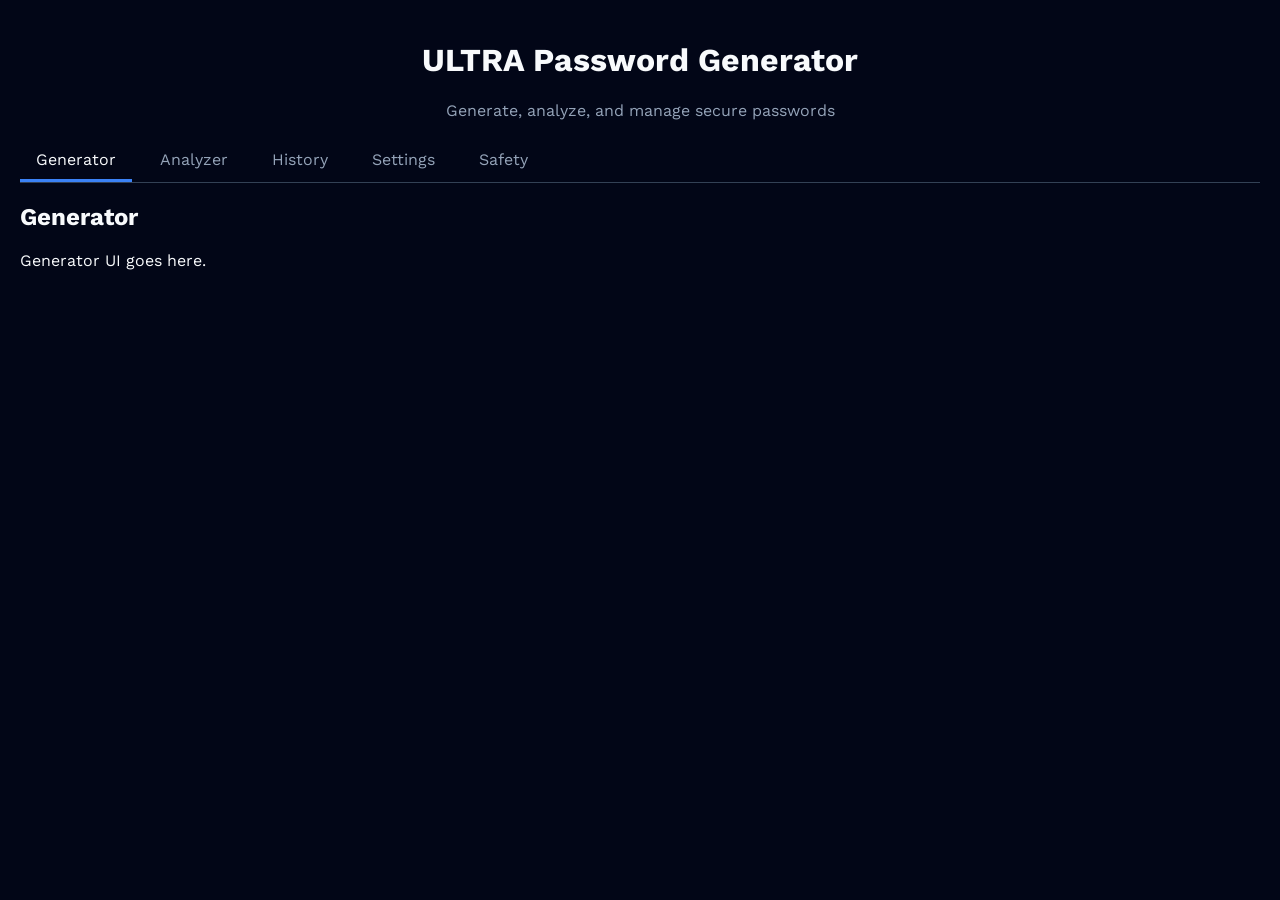
<file: password-generator/index.html>
<!DOCTYPE html>
<html lang="en">
<head>
  <meta charset="UTF-8">
  <meta name="viewport" content="width=device-width, initial-scale=1.0">
  <title>ULTRA Password Generator</title>

  <link rel="icon" href="assets/icon.png">
  <link rel="stylesheet" href="css/styles.css">

  <link rel="preconnect" href="https://fonts.googleapis.com">
  <link rel="preconnect" href="https://fonts.gstatic.com" crossorigin>
  <link href="https://fonts.googleapis.com/css2?family=Work+Sans:wght@100..900&family=Manrope:wght@200..800&display=swap" rel="stylesheet">
</head>

<body>

  <header class="site-header">
    <h1>ULTRA Password Generator</h1>
    <p class="subtitle">Generate, analyze, and manage secure passwords</p>
  </header>

  <nav class="tabs">
    <a href="#/generator" class="tab">Generator</a>
    <a href="#/analyzer" class="tab">Analyzer</a>
    <a href="#/history" class="tab">History</a>
    <a href="#/settings" class="tab">Settings</a>
    <a href="#/safety" class="tab">Safety</a>
  </nav>

  <main class="container">

    <section id="generator" class="tab-content">
      <h2>Generator</h2>
      <p>Generator UI goes here.</p>
    </section>

    <section id="analyzer" class="tab-content">
      <h2>Analyzer</h2>
      <p>Analyzer UI goes here.</p>
    </section>

    <section id="history" class="tab-content">
      <h2>History</h2>
      <p>History UI goes here.</p>
    </section>

    <section id="settings" class="tab-content">
      <h2>Settings</h2>
      <p>Settings UI goes here.</p>
    </section>

    <section id="safety" class="tab-content">
      <h2>Safety</h2>
      <p>Safety info goes here.</p>
    </section>

  </main>

  <script type="module" src="js/main.js"></script>
</body>
</html>
</file>
<file: password-generator/css/styles.css>
body {
  background: #020617;
  color: #f8fafc;
  font-family: 'Work Sans', sans-serif;
  margin: 0;
  padding: 20px;
}

.site-header {
  text-align: center;
  margin-bottom: 20px;
}

.subtitle {
  color: #94a3b8;
}

.tabs {
  display: flex;
  gap: 12px;
  border-bottom: 1px solid #334155;
  margin-bottom: 20px;
}

.tab {
  color: #94a3b8;
  text-decoration: none;
  padding: 10px 16px;
}

.tab.active {
  color: #f8fafc;
  border-bottom: 3px solid #3b82f6;
}

.tab-content {
  display: none;
}

.tab-content.active {
  display: block;
}
</file>
